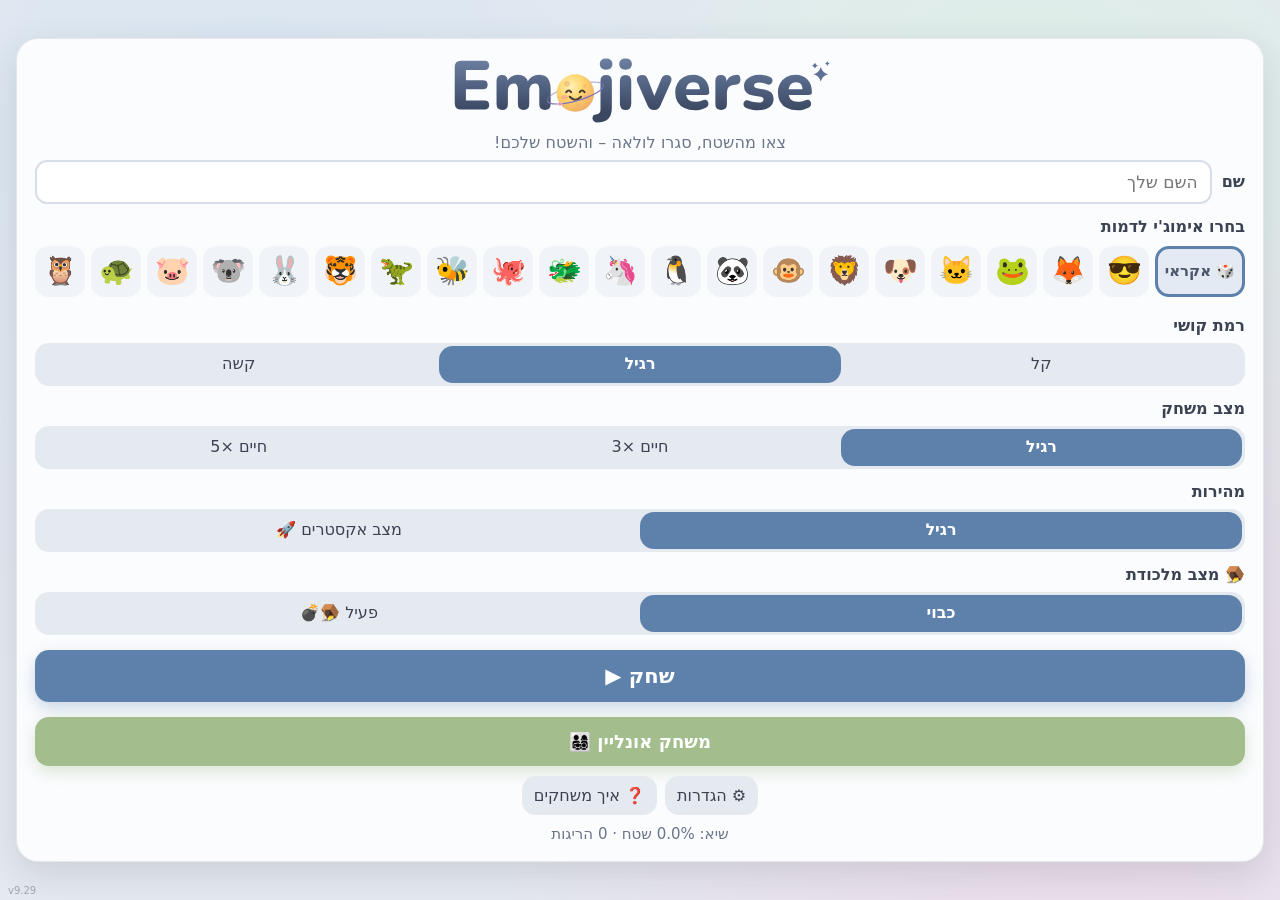
<file: index.html>
<!doctype html>
<html lang="he" dir="rtl">
<head>
<meta charset="utf-8">
<meta name="viewport" content="width=device-width,initial-scale=1,maximum-scale=1,user-scalable=no,viewport-fit=cover">
<meta name="theme-color" content="#e5e9f0">
<meta name="description" content="Emojiverse – משחק כיבוש שטח עם אימוג'י, עובד בלי אינטרנט, בלי פרסומות">
<meta name="flypod" content="none">
<meta http-equiv="Content-Security-Policy" content="default-src 'self'; img-src 'self' data: blob:; style-src 'self'; script-src 'self'; connect-src 'self' https://0.peerjs.com wss://0.peerjs.com https://emojiverse.metered.live; manifest-src 'self'; worker-src 'self'">
<meta name="mobile-web-app-capable" content="yes">
<meta name="apple-mobile-web-app-capable" content="yes">
<title>Emojiverse</title>
<meta name="apple-mobile-web-app-title" content="Emojiverse">
<meta name="application-name" content="Emojiverse">
<link rel="manifest" href="manifest.webmanifest">
<link rel="icon" href="icons/icon-192.png">
<link rel="apple-touch-icon" href="icons/icon-192.png">
<link rel="stylesheet" href="style.css?v=20261127191114">
</head>
<body>
<div id="bootFail" class="hidden"><div class="bootcard"><b>הדפדפן לא נתמך – פתחו ב-Chrome</b><p>אם פתחתם מוואטסאפ: ⋮ ← „פתח בדפדפן“ / Chrome. אם זה עדיין תקוע – עדכנו את Chrome ו-Android System WebView.</p><pre id="bootErr"></pre></div></div>
<button id="updToast" class="updtoast hidden">גרסה חדשה – לחץ לעדכון</button>
<div id="diagBox" class="hidden"><b>אבחון</b> <small>(לחצו לסגירה)</small><pre id="diagText"></pre></div>
<noscript><div class="bootfail"><div class="bootcard"><b>הדפדפן לא נתמך – פתחו ב-Chrome</b><p>צריך JavaScript כדי לשחק.</p></div></div></noscript>
<canvas id="game"></canvas>

<!-- HUD -->
<div id="hud" class="hidden">
  <div id="stats"><img id="hudAvatar" alt=""><div><b id="pct">0.0%</b><span id="kills">⚔️ 0</span><span id="myLives" class="hidden"></span></div></div>
  <ol id="board"></ol>
  <button id="pauseBtn" class="iconbtn" aria-label="השהה">❚❚</button>
  <canvas id="minimap" width="110" height="110"></canvas>
  <div id="feed"></div>
  <div id="packFx" class="hidden"><span id="packFxIcon"></span> <span id="packFxName"></span> <span id="packFxSec"></span></div>
  <div id="timer" class="hidden">3:00</div>
  <div id="lifeMsg" class="hidden"></div>
  <button id="itemBtn" class="hidden" type="button" aria-label="הטל מלכודת"><span id="itemIcon">🪤</span><span id="itemN" class="hidden">2</span></button>
  <button id="bombBtn" class="hidden" type="button" aria-label="הטל פצצה"><span id="bombIcon">💣</span><span id="bombN" class="hidden">2</span></button>
</div>
<div id="joyBase" class="hidden"><div id="joyKnob"></div></div>

<!-- תפריט ראשי -->
<section id="menu" class="screen">
  <div id="verTag" class="vertag" dir="ltr"></div>
  <div class="card">
    <h1 class="logo" dir="ltr" aria-label="Emojiverse"><!--LOGO--><svg class="logosvg" xmlns="http://www.w3.org/2000/svg" viewBox="0 0 5555 985" aria-hidden="true" focusable="false"><defs><linearGradient id="evT" gradientUnits="userSpaceOnUse" x1="0" y1="40" x2="0" y2="800"><stop offset="0" stop-color="#6c7fa0"/><stop offset=".55" stop-color="#4f5f7e"/><stop offset="1" stop-color="#3b4760"/></linearGradient><radialGradient id="evP" cx=".38" cy=".32" r=".75"><stop offset="0" stop-color="#fff1b8"/><stop offset=".45" stop-color="#ffd66e"/><stop offset="1" stop-color="#eda863"/></radialGradient></defs><g fill="url(#evT)"><path d="M185.9 760.0Q142.9 760.0 120.2 737.2Q97.4 714.5 97.4 671.5V143.4Q97.4 100.4 120.2 77.7Q142.9 55.0 185.9 55.0H530.0Q562.7 55.0 579.7 71.8Q596.8 88.6 596.8 120.2Q596.8 152.3 579.7 169.4Q562.7 186.5 530.0 186.5H259.5V336.2H507.6Q540.7 336.2 557.5 353.0Q574.3 369.8 574.3 402.0Q574.3 434.1 557.5 450.9Q540.7 467.7 507.6 467.7H259.5V628.4H530.0Q562.7 628.4 579.7 645.2Q596.8 662.1 596.8 694.2Q596.8 726.3 579.7 743.1Q562.7 760.0 530.0 760.0Z"/><path d="M784.9 768.9Q745.4 768.9 724.2 747.4Q703.0 725.9 703.0 685.4V342.6Q703.0 302.1 724.0 280.9Q745.0 259.6 783.5 259.6Q822.0 259.6 842.7 280.9Q863.5 302.1 863.5 342.6V401.8L852.5 357.5Q873.0 312.3 914.7 285.0Q956.5 257.6 1013.6 257.6Q1068.7 257.6 1107.0 284.2Q1145.2 310.8 1162.1 365.4H1148.1Q1170.5 315.3 1216.3 286.5Q1262.0 257.6 1319.7 257.6Q1376.6 257.6 1413.6 280.3Q1450.6 303.0 1468.8 349.5Q1487.0 395.9 1487.0 467.2V685.4Q1487.0 725.9 1465.5 747.4Q1444.0 768.9 1404.5 768.9Q1365.0 768.9 1343.8 747.4Q1322.5 725.9 1322.5 685.4V472.2Q1322.5 425.7 1308.3 404.9Q1294.1 384.2 1260.1 384.2Q1220.6 384.2 1198.8 412.3Q1177.0 440.3 1177.0 492.3V685.4Q1177.0 725.9 1155.7 747.4Q1134.5 768.9 1095.0 768.9Q1055.5 768.9 1034.0 747.4Q1012.5 725.9 1012.5 685.4V472.2Q1012.5 425.7 998.3 404.9Q984.0 384.2 950.6 384.2Q911.1 384.2 889.3 412.3Q867.5 440.3 867.5 492.3V685.4Q867.5 768.9 784.9 768.9Z"/><path d="M2167.3 947.5Q2138.6 948.6 2121.3 937.5Q2104.0 926.3 2097.5 909.8Q2091.0 893.2 2094.0 875.6Q2097.0 858.1 2109.1 845.4Q2121.2 832.8 2140.5 831.3Q2176.5 828.2 2192.7 811.3Q2208.9 794.3 2208.9 759.8V342.6Q2208.9 302.1 2230.4 280.9Q2251.9 259.6 2291.4 259.6Q2330.9 259.6 2352.2 280.9Q2373.4 302.1 2373.4 342.6V744.1Q2373.4 810.4 2351.2 854.8Q2329.1 899.1 2283.8 922.0Q2238.5 944.9 2167.3 947.5ZM2290.4 183.8Q2245.9 183.8 2221.9 162.7Q2197.9 141.7 2197.9 103.0Q2197.9 63.9 2221.9 43.1Q2245.9 22.3 2290.4 22.3Q2335.5 22.3 2359.2 43.1Q2383.0 63.9 2383.0 103.0Q2383.0 141.7 2359.2 162.7Q2335.5 183.8 2290.4 183.8Z"/><path d="M2571.9 768.4Q2532.4 768.4 2511.2 745.1Q2490.0 721.9 2490.0 679.0V349.6Q2490.0 306.1 2511.2 283.1Q2532.4 260.1 2571.9 260.1Q2611.5 260.1 2633.0 283.1Q2654.5 306.1 2654.5 349.6V679.0Q2654.5 721.9 2633.5 745.1Q2612.5 768.4 2571.9 768.4ZM2571.9 183.8Q2527.4 183.8 2503.4 162.7Q2479.4 141.7 2479.4 103.0Q2479.4 63.9 2503.4 43.1Q2527.4 22.3 2571.9 22.3Q2617.0 22.3 2640.7 43.1Q2664.5 63.9 2664.5 103.0Q2664.5 141.7 2640.7 162.7Q2617.0 183.8 2571.9 183.8Z"/><path d="M2984.2 768.9Q2952.0 768.9 2928.8 752.6Q2905.5 736.2 2890.7 703.1L2744.0 365.5Q2732.2 337.3 2735.9 313.3Q2739.6 289.3 2759.6 274.5Q2779.6 259.6 2814.7 259.6Q2844.4 259.6 2862.7 273.2Q2880.9 286.8 2895.7 325.8L3005.0 605.2H2972.2L3086.4 324.3Q3101.2 287.3 3120.0 273.5Q3138.8 259.6 3171.0 259.6Q3198.7 259.6 3215.7 274.5Q3232.8 289.3 3236.7 313.0Q3240.7 336.8 3227.8 364.9L3077.7 703.5Q3063.4 736.7 3040.3 752.8Q3017.3 768.9 2984.2 768.9Z"/><path d="M3576.4 770.9Q3488.2 770.9 3424.1 739.4Q3360.1 708.0 3325.7 650.2Q3291.3 592.5 3291.3 514.0Q3291.3 438.0 3324.2 380.6Q3357.1 323.1 3415.0 290.4Q3472.9 257.6 3546.8 257.6Q3601.1 257.6 3645.0 275.3Q3688.9 293.0 3720.3 326.0Q3751.7 359.0 3768.2 405.6Q3784.6 452.3 3784.6 510.3Q3784.6 529.7 3773.1 539.2Q3761.5 548.7 3738.0 548.7H3428.0V467.7H3664.7L3649.2 480.8Q3649.2 441.9 3638.1 416.6Q3627.0 391.3 3606.0 378.4Q3585.0 365.5 3554.1 365.5Q3520.2 365.5 3495.7 381.2Q3471.2 396.8 3458.3 426.9Q3445.5 456.9 3445.5 500.7V508.6Q3445.5 582.5 3478.7 615.6Q3512.0 648.8 3580.3 648.8Q3603.5 648.8 3633.1 643.2Q3662.8 637.7 3689.4 626.0Q3714.2 615.4 3732.6 620.5Q3750.9 625.5 3761.2 639.6Q3771.4 653.6 3772.7 672.2Q3773.9 690.7 3764.3 708.1Q3754.7 725.5 3732.9 736.0Q3698.3 753.7 3657.4 762.3Q3616.4 770.9 3576.4 770.9Z"/><path d="M3957.4 768.9Q3916.4 768.9 3894.7 747.4Q3873.0 725.9 3873.0 685.4V342.6Q3873.0 302.1 3894.0 280.9Q3915.0 259.6 3953.5 259.6Q3992.0 259.6 4012.7 280.9Q4033.5 302.1 4033.5 342.6V389.0H4023.5Q4034.2 329.0 4075.7 294.9Q4117.1 260.8 4180.8 257.6Q4207.6 256.6 4221.5 271.5Q4235.4 286.3 4236.5 323.8Q4237.5 357.3 4222.8 376.9Q4208.1 396.4 4170.2 400.4L4147.2 402.4Q4092.4 407.4 4066.4 433.7Q4040.4 459.9 4040.4 510.3V685.4Q4040.4 725.9 4019.2 747.4Q3997.9 768.9 3957.4 768.9Z"/><path d="M4494.3 770.9Q4449.9 770.9 4404.0 763.6Q4358.1 756.2 4320.6 738.5Q4298.0 728.5 4288.4 712.2Q4278.8 695.8 4279.5 678.3Q4280.3 660.7 4290.3 646.7Q4300.2 632.6 4316.8 627.0Q4333.4 621.4 4354.1 629.4Q4395.1 645.5 4429.1 652.3Q4463.2 659.1 4494.8 659.1Q4534.7 659.1 4552.7 646.9Q4570.8 634.7 4570.8 615.3Q4570.8 598.0 4558.8 589.1Q4546.9 580.1 4525.0 576.5L4416.9 558.0Q4354.9 546.9 4321.2 512.5Q4287.5 478.0 4287.5 422.7Q4287.5 371.8 4316.1 334.9Q4344.8 298.0 4395.3 277.8Q4445.9 257.6 4511.2 257.6Q4556.1 257.6 4593.4 265.2Q4630.8 272.8 4666.3 290.0Q4686.0 298.9 4694.2 314.8Q4702.3 330.6 4700.0 348.2Q4697.7 365.7 4687.5 379.8Q4677.3 393.8 4660.5 398.7Q4643.7 403.6 4621.9 395.1Q4589.5 381.5 4563.1 375.5Q4536.8 369.4 4513.6 369.4Q4470.3 369.4 4451.8 381.9Q4433.3 394.4 4433.3 414.3Q4433.3 428.6 4443.8 438.8Q4454.2 449.0 4475.6 452.6L4583.7 471.1Q4648.2 482.1 4682.4 515.1Q4716.6 548.1 4716.6 604.4Q4716.6 683.1 4655.8 727.0Q4595.0 770.9 4494.3 770.9Z"/><path d="M5063.4 770.9Q4975.2 770.9 4911.1 739.4Q4847.1 708.0 4812.7 650.2Q4778.3 592.5 4778.3 514.0Q4778.3 438.0 4811.2 380.6Q4844.1 323.1 4902.0 290.4Q4959.9 257.6 5033.8 257.6Q5088.1 257.6 5132.0 275.3Q5175.9 293.0 5207.3 326.0Q5238.7 359.0 5255.2 405.6Q5271.6 452.3 5271.6 510.3Q5271.6 529.7 5260.1 539.2Q5248.5 548.7 5225.0 548.7H4915.0V467.7H5151.7L5136.2 480.8Q5136.2 441.9 5125.1 416.6Q5114.0 391.3 5093.0 378.4Q5072.0 365.5 5041.1 365.5Q5007.2 365.5 4982.7 381.2Q4958.2 396.8 4945.3 426.9Q4932.5 456.9 4932.5 500.7V508.6Q4932.5 582.5 4965.7 615.6Q4999.0 648.8 5067.3 648.8Q5090.5 648.8 5120.1 643.2Q5149.8 637.7 5176.4 626.0Q5201.2 615.4 5219.6 620.5Q5237.9 625.5 5248.2 639.6Q5258.4 653.6 5259.7 672.2Q5260.9 690.7 5251.3 708.1Q5241.7 725.5 5219.9 736.0Q5185.3 753.7 5144.4 762.3Q5103.4 770.9 5063.4 770.9Z"/></g><g fill="none" stroke="#7d74b4" stroke-width="17" stroke-linecap="round" transform="rotate(-16 1845.5 522)"><path d="M1425.4 522A420.1 113.8 0 0 1 2265.6 522" opacity=".55"/></g><circle cx="1845.5" cy="522" r="271" fill="url(#evP)"/><g fill="#e9b26f" opacity=".55"><circle cx="1723.5" cy="386.5" r="43.4"/><circle cx="1981" cy="419" r="27.1"/><circle cx="1878" cy="690" r="32.5"/></g><g fill="#f59a9a" opacity=".6"><ellipse cx="1688.3" cy="581.6" rx="46.1" ry="29.8"/><ellipse cx="2002.7" cy="581.6" rx="46.1" ry="29.8"/></g><g fill="none" stroke="#4a3b35" stroke-width="29.8" stroke-linecap="round"><path d="M1712.7 508.4q35.2 -46.1 70.5 0"/><path d="M1907.8 508.4q35.2 -46.1 70.5 0"/><path d="M1764.2 576.2q81.3 86.7 162.6 0"/></g><g fill="none" stroke="#7d74b4" stroke-width="17" stroke-linecap="round" transform="rotate(-16 1845.5 522)"><path d="M2265.6 522A420.1 113.8 0 0 1 1425.4 522"/></g><circle cx="1621.6" cy="679.5" r="27" fill="#f27fa8" stroke="#fff" stroke-width="7"/><path fill="#5d7096" d="M5400 145Q5423.1 226.9 5505 250Q5423.1 273.1 5400 355Q5376.9 273.1 5295 250Q5376.9 226.9 5400 145ZM5315 83Q5324.2 115.8 5357 125Q5324.2 134.2 5315 167Q5305.8 134.2 5273 125Q5305.8 115.8 5315 83ZM5495 61Q5502.5 87.5 5529 95Q5502.5 102.5 5495 129Q5487.5 102.5 5461 95Q5487.5 87.5 5495 61Z"/></svg><!--/LOGO--></h1>
    <p class="sub">צאו מהשטח, סגרו לולאה – והשטח שלכם!</p>
    <div class="col">
    <label class="field">שם<input id="nameInput" maxlength="12" placeholder="השם שלך"></label>
    <div class="label">בחרו אימוג'י לדמות</div>
    <div id="avatarPick"></div>
    <div class="label">רמת קושי</div>
    <div class="seg" id="diffSeg">
      <button data-v="easy">קל</button><button data-v="normal">רגיל</button><button data-v="hard">קשה</button>
    </div>
    <div class="label">מצב משחק</div>
    <div class="seg" id="soloModeSeg"><button data-v="normal">רגיל</button><button data-v="3">חיים ×3</button><button data-v="5">חיים ×5</button></div>
    <div class="label">מהירות</div>
    <div class="seg" id="speedSeg"><button data-v="normal">רגיל</button><button data-v="fast">מצב אקסטרים 🚀</button></div>
    <div class="label">🪤 מצב מלכודת</div>
    <div class="seg" id="trapSeg"><button data-v="off">כבוי</button><button data-v="on">פעיל 🪤💣</button></div>
    </div>
    <div class="col">
    <button id="playBtn" class="primary">שחק ▶</button>
    <button id="onlineBtn" class="primary family">משחק אונליין 👨‍👩‍👧‍👦</button>
    <div class="row">
      <button id="settingsBtn">⚙️ הגדרות</button>
      <button id="helpBtn">❓ איך משחקים</button>
      <button id="installBtn" class="hidden">📲 התקן</button>
    </div>
    <div id="best" class="best"></div>
    </div>
  </div>
</section>

<!-- הגדרות -->
<section id="settings" class="screen hidden">
  <div class="card">
    <h2>הגדרות</h2>
    <div class="col">
    <div class="label">מספר יריבים</div>
    <div class="seg" id="botsSeg"><button data-v="0">בלי בוטים</button><button data-v="5">5</button><button data-v="6">6</button><button data-v="7">7</button><button data-v="8">8</button></div>
    <div class="label">גודל מפה</div>
    <div class="seg" id="sizeSeg"><button data-v="80">קטנה</button><button data-v="100">בינונית</button><button data-v="130">גדולה</button></div>
    <div class="label">קצב פריימים (חיסכון בסוללה)</div>
    <div class="seg" id="fpsSeg"><button data-v="30">30 (חסכוני)</button><button data-v="60">60 (חלק)</button></div>
    <div class="label">איכות תצוגה</div>
    <div class="seg" id="dprSeg"><button data-v="1">חסכונית</button><button data-v="2">חדה</button></div>
    </div>
    <div class="col">
    <div class="label">רגישות שליטה</div>
    <div class="seg" id="sensSeg"><button data-v="low">נמוכה</button><button data-v="medium">בינונית</button><button data-v="high">גבוהה</button></div>
    <div class="label">אפקטים</div>
    <div class="seg" id="fxSeg"><button data-v="full">מלא</button><button data-v="reduced">מופחת</button><button data-v="off">כבוי</button></div>
    <div class="label">שיטת שליטה</div>
    <div class="seg" id="ctrlSeg"><button data-v="point">הצבעה</button><button data-v="drag">גרירה</button><button data-v="joy">ג'ויסטיק</button></div>
    <div class="checks"><label class="check"><input type="checkbox" id="miniChk"> מפה קטנה</label>
    <label class="check"><input type="checkbox" id="vibChk"> רטט</label></div>
    <button id="settingsBack" class="primary">שמור וחזור</button>
    <button id="resetBest" class="danger">איפוס שיאים</button>
    </div>
  </div>
</section>

<!-- עזרה -->
<section id="help" class="screen hidden">
  <div class="card">
    <h2>איך משחקים ב-<span dir="ltr">Emojiverse</span></h2>
    <ul class="help">
      <li>הדמות שלך זזה כל הזמן. מחוץ לשטח שלך היא משאירה שובל.</li>
      <li>חוזרים לשטח שלך – וכל מה שהשובל הקיף נכבש.</li>
      <li>אם מישהו נוגע בשובל שלך – נפסלת. נגעת בשובל של יריב – הוא נפסל.</li>
      <li>אסור לגעת בשובל של עצמך. למפה אין קצוות: יוצאים מצד אחד – ונכנסים מהצד השני.</li>
      <li>מי שבתוך לולאה שנסגרה – נכלא ונפסל, גם פולש שכל השובל שלו נבלע בשטח.</li>
      <li>אפקטים: לכל סוג פסילה אפקט משלו, ולכיבוש גדול של שטח תפוס יש גל צבע ו"+%". אפשר להפחית או לכבות בהגדרות.</li>
      <li>ראש בראש: מי שבתוך השטח שלו שורד; מחוץ לשטח – בעל השובל הארוך נפסל.</li>
      <li><b>מצב חיים:</b> כל פסילה מורידה ❤️ אחד; חוזרים עם הגנה קצרה (הבהוב). בלי חיים – בחוץ. האחרון שנשאר מנצח. ❤️ במפה = חיים נוספים. <b>מצב אקסטרים 🚀:</b> כל הדמויות זזות מהר יותר.</li>
      <li><b>מצב מלכודת 🪤:</b> בקופסאות יש גם 🪤 ו־💣. במפה יש גם 🪤 ו־💣 לאיסוף (מעבר לקופסאות). אפשר להחזיק מלכודות ופצצות יחד (כל סוג נערם עד 9), עם שני כפתורים נפרדים. 🪤 פוסלת מי שעולה עליה, 💣 מתפוצצת אחרי 3 שניות ופוסלת מי שהראש או השובל שלו בטווח – ברחו! במקלדת: רווח מטיל 🪤 (אם אין מלכודת – 💣), B מטיל 💣.</li>
      <li><b>טלפון:</b> נוגעים במסך בכיוון שאליו רוצים לנוע – הדמות (במרכז המסך) פונה אל האצבע. אפשר להחליק את האצבע כדי לנווט; כשמרימים, הכיוון נשמר. (גרירה או ג'ויסטיק – בהגדרות.)</li>
      <li><b>מקלדת:</b> חיצים לכיוון (גם באלכסון), A/D לסיבוב, ‏P/Esc להשהיה. במצב מלכודת: רווח מטיל 🪤 (אם אין – 💣), B מטיל 💣.</li>
    </ul>
    <button id="helpBack" class="primary">הבנתי</button>
  </div>
</section>

<!-- השהיה -->
<section id="paused" class="screen hidden">
  <div class="card small">
    <h2>מושהה</h2>
    <button id="resumeBtn" class="primary">המשך ▶</button>
    <button id="quitBtn">לתפריט</button>
  </div>
</section>

<!-- סוף משחק -->
<section id="over" class="screen hidden">
  <div class="card small" id="overCard">
    <img id="overAvatar" class="bigav" alt="">
    <h2 id="overTitle">נפסלת!</h2>
    <p id="overReason" class="sub"></p>
    <div class="results">
      <div><span>שטח מקסימלי</span><b id="overPct">0%</b></div>
      <div><span>הריגות</span><b id="overKills">0</b></div>
    </div>
    <div id="overBest" class="best"></div>
    <button id="againBtn" class="primary">שחק שוב ↻</button>
    <button id="menuBtn">לתפריט</button>
  </div>
</section>

<!-- אונליין: פתיחה/הצטרפות -->
<section id="online" class="screen hidden">
  <div class="card small">
    <h2>משחק אונליין</h2>
    <p class="sub">טלפון אחד פותח חדר, וכל השאר מצטרפים עם הקוד או הקישור. צריך אינטרנט.</p>
    <button id="hostBtn" class="primary">פתח חדר 🏠</button>
    <div class="label">או הצטרפו לחדר קיים</div>
    <div class="joinrow"><input id="codeInput" maxlength="4" placeholder="קוד חדר" autocomplete="off" autocapitalize="off" autocorrect="off" spellcheck="false" inputmode="numeric" dir="ltr"><button id="joinBtn">הצטרף לחדר</button></div>
    <p id="onlineMsg" class="netmsg" role="status"></p>
    <button id="retryBtn" class="hidden">🔄 נסו שוב</button>
    <button id="onlineBack">חזרה</button>
  </div>
</section>

<!-- לובי -->
<section id="lobby" class="screen hidden">
  <div class="card">
    <h2>חדר <span id="roomCode" dir="ltr" class="code"></span></h2>
    <div class="col">
    <div id="shareBox">
      <input id="shareLink" readonly dir="ltr" aria-label="קישור לחדר">
      <div class="row"><button id="shareBtn">📤 שיתוף</button><a id="waLink" class="btnlink" target="_blank" rel="noopener">וואטסאפ</a></div>
    </div>
    <label class="field">השם שלך<input id="lobbyName" maxlength="12" placeholder="השם שלך"></label>
    <div class="label">בחרו אימוג׳י (כל אימוג׳י – לשחקן אחד)</div>
    <div id="lobbyAvatars" class="avgrid"></div>
    <div class="label">שחקנים בחדר <span id="lobbyCount"></span></div>
    <ul id="lobbyPlayers"></ul>
    </div>
    <div class="col">
    <div id="hostCfg" class="cfg">
      <div class="label">בוטים</div>
      <div class="seg" id="mpBotsSeg"><button data-v="0">בלי בוטים</button><button data-v="1">1</button><button data-v="2">2</button><button data-v="3">3</button><button data-v="4">4</button><button data-v="6">6</button></div>
      <div class="label">רמת הבוטים</div>
      <div class="seg" id="mpDiffSeg"><button data-v="easy">קל</button><button data-v="normal">רגיל</button><button data-v="hard">קשה</button></div>
      <div class="label">מצב משחק</div>
      <div class="seg" id="mpModeSeg"><button data-v="rounds">סיבובים</button><button data-v="lives">חיים ❤️</button></div>
      <div class="label">מהירות</div>
      <div class="seg" id="mpSpeedSeg"><button data-v="normal">רגיל</button><button data-v="fast">מצב אקסטרים 🚀</button></div>
      <div class="label">🪤 מצב מלכודת</div>
      <div class="seg" id="mpTrapSeg"><button data-v="off">כבוי</button><button data-v="on">פעיל 🪤💣</button></div>
      <div class="label" id="mpTimeLabel">אורך סיבוב</div>
      <div class="seg" id="mpTimeSeg"><button data-v="2">2 דק'</button><button data-v="3">3 דק'</button><button data-v="5">5 דק'</button></div>
      <div class="label hidden" id="mpLivesLabel">חיים</div>
      <div class="seg hidden" id="mpLivesSeg"><button data-v="3">3 ❤️</button><button data-v="5">5 ❤️</button></div>
    </div>
    <button id="startBtn" class="primary">התחל ▶</button>
    <p id="startHint" class="sub"></p>
    <p id="waitHost" class="sub">מחכים שהמארח יתחיל…</p>
    <p id="lobbyMsg" class="sub"></p>
    <button id="leaveBtn">יציאה מהחדר</button>
    </div>
  </div>
</section>

<!-- תוצאות סיבוב -->
<section id="results" class="screen hidden">
  <div class="card small">
    <h2>סוף הסיבוב ב-<span dir="ltr">Emojiverse</span> 🏁<span id="roundTag"></span></h2>
    <p id="winnerLine" class="winner hidden"></p>
    <div id="awardsRow" class="awards-row"></div>
    <ol id="rankList"></ol>
    <button id="againRoundBtn" class="primary">עוד סיבוב ↻</button>
    <button id="toLobbyBtn">ללובי</button>
    <p id="resultsWait" class="sub">מחכים שהמארח יתחיל סיבוב נוסף…</p>
    <button id="resultsLeave">יציאה</button>
  </div>
</section>

<!-- הודעת רשת -->
<section id="netmsg" class="screen hidden">
  <div class="card small">
    <h2 id="netTitle"></h2>
    <p id="netText" class="sub"></p>
    <button id="netOk" class="primary">אישור</button>
  </div>
</section>

<script src="js/version.js?v=20261127191114"></script>
<script src="js/boot.js?v=20261127191114"></script>
<script src="js/game.js?v=20261127191114"></script>
<script src="js/ai.js?v=20261127191114"></script>
<script src="js/terrain.js?v=20261127191114"></script>
<script src="js/input.js?v=20261127191114"></script>
<script src="js/avatars.js?v=20261127191114"></script>
<script src="js/emoji.js?v=20261127191114"></script>
<script src="js/fx.js?v=20261127191114"></script>
<script src="js/pits.js?v=20261127191114"></script>
<script src="js/packs.js?v=20261127191114"></script>
<script src="js/items.js?v=20261127191114"></script>
<script src="js/net.js?v=20261127191114"></script>
<script src="js/awards.js?v=20261127191114"></script>
<script src="js/lives.js?v=20261127191114"></script>
<script src="js/main.js?v=20261127191114"></script>
<script src="js/mp.js?v=20261127191114"></script>
</body>
</html>
</file>
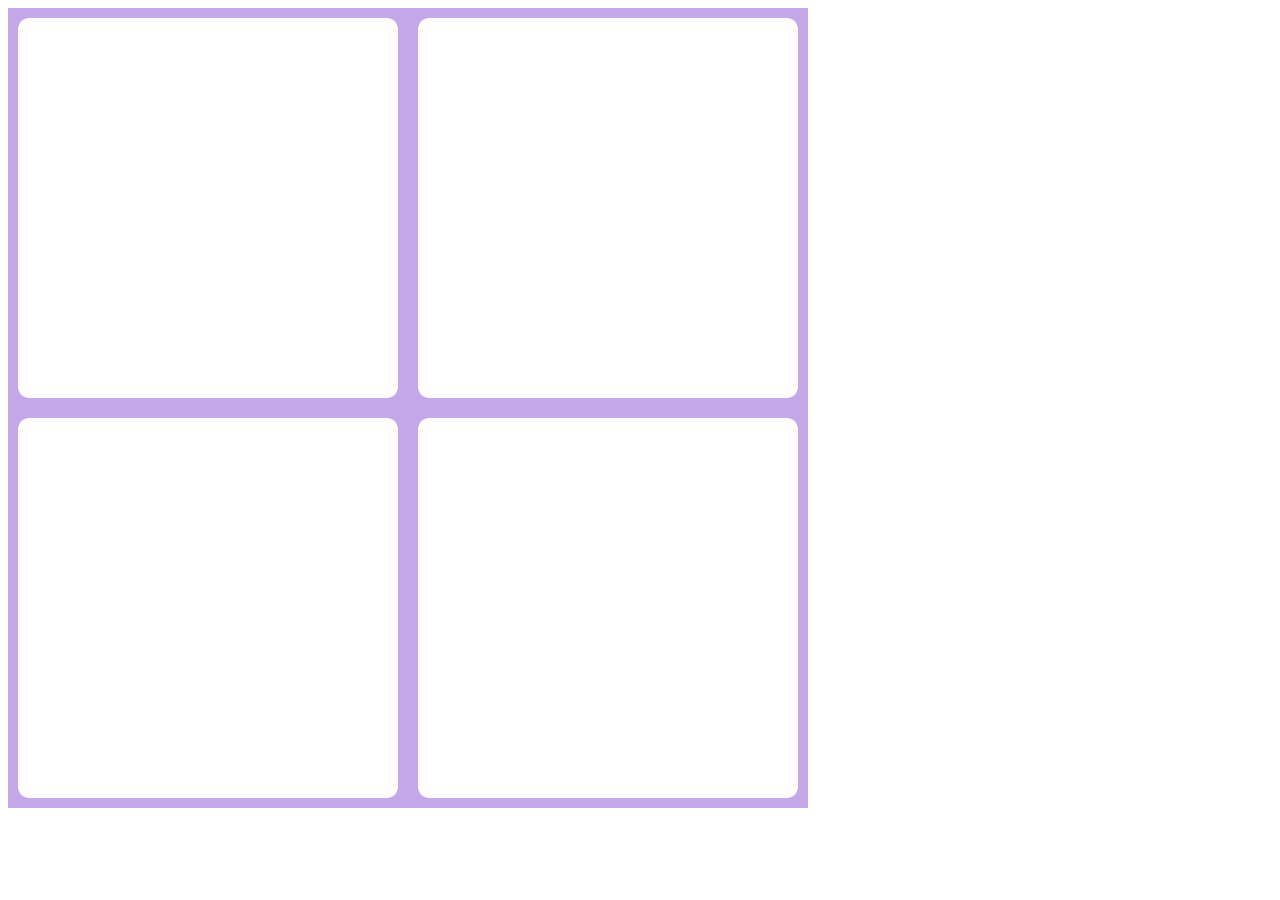
<file: test/cross_debug.html>
<!DOCTYPE html><body><canvas id="c" width="800" height="800"></canvas>
<script src="../js/game.js"></script><script src="../js/terrain.js"></script>
<script>
(function(){
  function rect(g,id,x0,y0,x1,y1){for(var y=y0;y<y1;y+=g.CELL)for(var x=x0;x<x1;x+=g.CELL)g.setOwner(g.cellAt(x+.01,y+.01),id);}
  var g=new Game({size:40}); var me=g.addPlayer({});
  g.spawn(me,{x:20,y:20});
  for(var i=0;i<g.owner.length;i++) if(g.owner[i]===me.id) g.setOwner(i,0);
  rect(g,me.id,19,0,21,40); rect(g,me.id,0,19,40,21);
  var path=Terrain.build(g.owner,g.G,g.CELL,me.id);
  var cv=document.getElementById('c'); var ctx=cv.getContext('2d',{alpha:false});
  // 1 world unit = 10px, origin at canvas (200,200) so negative loop coords are visible
  ctx.fillStyle='#ffffff'; ctx.fillRect(0,0,800,800);
  ctx.setTransform(10,0,0,10,200,200);
  ctx.fillStyle='#c4a8e8'; ctx.fill(path.fill,'evenodd');
  function rgb(wx,wy){var d=ctx.getImageData(Math.round(wx*10+200),Math.round(wy*10+200),1,1).data; return [d[0],d[1],d[2]];}
  var c2=document.createElement('canvas').getContext('2d');
  window.__result={
    rgb_center:rgb(20,20), rgb_arm:rgb(20,5), rgb_hole:rgb(10,10), rgb_neg:rgb(-5,-5),
    pip_center:c2.isPointInPath(path.fill,20.25,20.25,'evenodd'),
    pip_hole:c2.isPointInPath(path.fill,10,10,'evenodd'),
    pip_arm:c2.isPointInPath(path.fill,20.25,5.25,'evenodd'),
    // how many samples in [0,40)^2 match ownership
    match:0, total:0
  };
  for(var y=0;y<40;y+=2) for(var x=0;x<40;x+=2){
    var own=g.ownerAt(x+0.25,y+0.25)===me.id;
    var pur=rgb(x+0.25,y+0.25)[0]<250;
    window.__result.total++; if(own===pur) window.__result.match++;
  }
})();
</script></body>
</file>
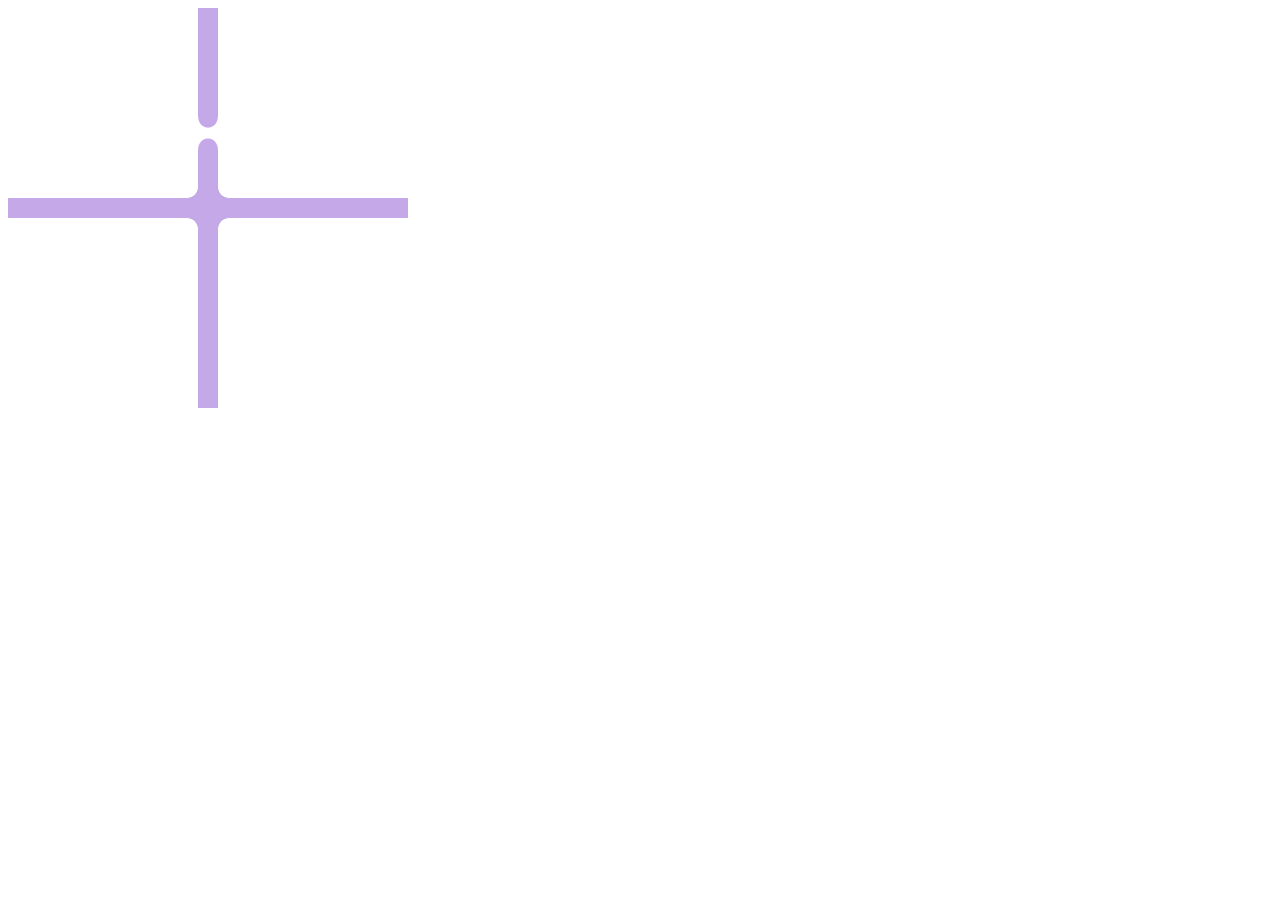
<file: test/cross_verify.html>
<!DOCTYPE html><body><canvas id="c" width="400" height="400"></canvas>
<script src="../js/game.js"></script><script src="../js/terrain.js"></script>
<script>
(function(){
  function rect(g,id,x0,y0,x1,y1){for(var y=y0;y<y1;y+=g.CELL)for(var x=x0;x<x1;x+=g.CELL)g.setOwner(g.cellAt(x+.01,y+.01),id);}
  function purple(ctx,x,y,S){var d=ctx.getImageData(Math.floor(x*S+S/2),Math.floor(y*S+S/2),1,1).data; return d[0]<250;}
  var g=new Game({size:40}); var me=g.addPlayer({}), bot=g.addPlayer({});
  g.spawn(me,{x:20,y:20}); g.spawn(bot,{x:5,y:5});
  for(var i=0;i<g.owner.length;i++) if(g.owner[i]===me.id) g.setOwner(i,0);
  rect(g,me.id,19,0,21,40); rect(g,me.id,0,19,40,21); rect(g,bot.id,2,2,10,10);
  var path=Terrain.build(g.owner,g.G,g.CELL,me.id);
  var ctx=document.getElementById('c').getContext('2d',{alpha:false}); var S=10;
  ctx.fillStyle='#fff'; ctx.fillRect(0,0,400,400);
  ctx.setTransform(S,0,0,S,0,0); ctx.fillStyle='#c4a8e8'; ctx.fill(path.fill,'evenodd');
  var match=0,total=0,falsePos=0,falseNeg=0;
  for(var y=0;y<40;y+=1) for(var x=0;x<40;x+=1){
    var own=g.ownerAt(x+0.25,y+0.25)===me.id, pur=purple(ctx,x+0.25,y+0.25,S);
    total++; if(own===pur) match++; else if(pur) falsePos++; else falseNeg++;
  }
  // blob
  var g2=new Game({size:40}); var p=g2.addPlayer({}); g2.spawn(p,{x:20,y:20}); rect(g2,p.id,15,15,25,25);
  var path2=Terrain.build(g2.owner,g2.G,g2.CELL,p.id);
  ctx.setTransform(1,0,0,1,0,0); ctx.fillStyle='#fff'; ctx.fillRect(0,0,400,400);
  ctx.setTransform(S,0,0,S,0,0); ctx.fillStyle='#c4a8e8'; ctx.fill(path2.fill,'evenodd');
  var blobOk=purple(ctx,20,20,S)&&!purple(ctx,5,5,S)&&purple(ctx,17,17,S);
  // V band
  var g3=new Game({size:40}); var q=g3.addPlayer({}); g3.spawn(q,{x:20,y:20});
  for(i=0;i<g3.owner.length;i++) if(g3.owner[i]===q.id) g3.setOwner(i,0); rect(g3,q.id,19,0,21,40);
  var path3=Terrain.build(g3.owner,g3.G,g3.CELL,q.id);
  ctx.setTransform(1,0,0,1,0,0); ctx.fillStyle='#fff'; ctx.fillRect(0,0,400,400);
  ctx.setTransform(S,0,0,S,0,0); ctx.fillStyle='#c4a8e8'; ctx.fill(path3.fill,'evenodd');
  var bandOk=purple(ctx,20,10,S)&&purple(ctx,20,30,S)&&!purple(ctx,5,5,S)&&!purple(ctx,30,20,S);
  // cross + 1-cell gap strip
  var g4=new Game({size:40}); var r=g4.addPlayer({}); g4.spawn(r,{x:20,y:20});
  for(i=0;i<g4.owner.length;i++) if(g4.owner[i]===r.id) g4.setOwner(i,0);
  rect(g4,r.id,19,0,21,40); rect(g4,r.id,0,19,40,21);
  // punch narrow horizontal gap in one arm segment (like screenshot white strip) - clear a thin world strip of V arm
  for(var x=19;x<21;x+=g4.CELL) for(var yy=12;yy<13;yy+=g4.CELL) g4.setOwner(g4.cellAt(x+0.01,yy+0.01),0);
  var path4=Terrain.build(g4.owner,g4.G,g4.CELL,r.id);
  ctx.setTransform(1,0,0,1,0,0); ctx.fillStyle='#fff'; ctx.fillRect(0,0,400,400);
  ctx.setTransform(S,0,0,S,0,0); ctx.fillStyle='#c4a8e8'; ctx.fill(path4.fill,'evenodd');
  var gapMatch=0,gapTot=0;
  for(y=0;y<40;y+=1) for(x=0;x<40;x+=1){ var o=g4.ownerAt(x+.25,y+.25)===r.id, pu=purple(ctx,x+.25,y+.25,S); gapTot++; if(o===pu) gapMatch++; }
  window.__result={match:match,total:total,pct:+(100*match/total).toFixed(1),falsePos:falsePos,falseNeg:falseNeg,blobOk:blobOk,bandOk:bandOk,gapPct:+(100*gapMatch/gapTot).toFixed(1)};
})();
</script></body>
</file>
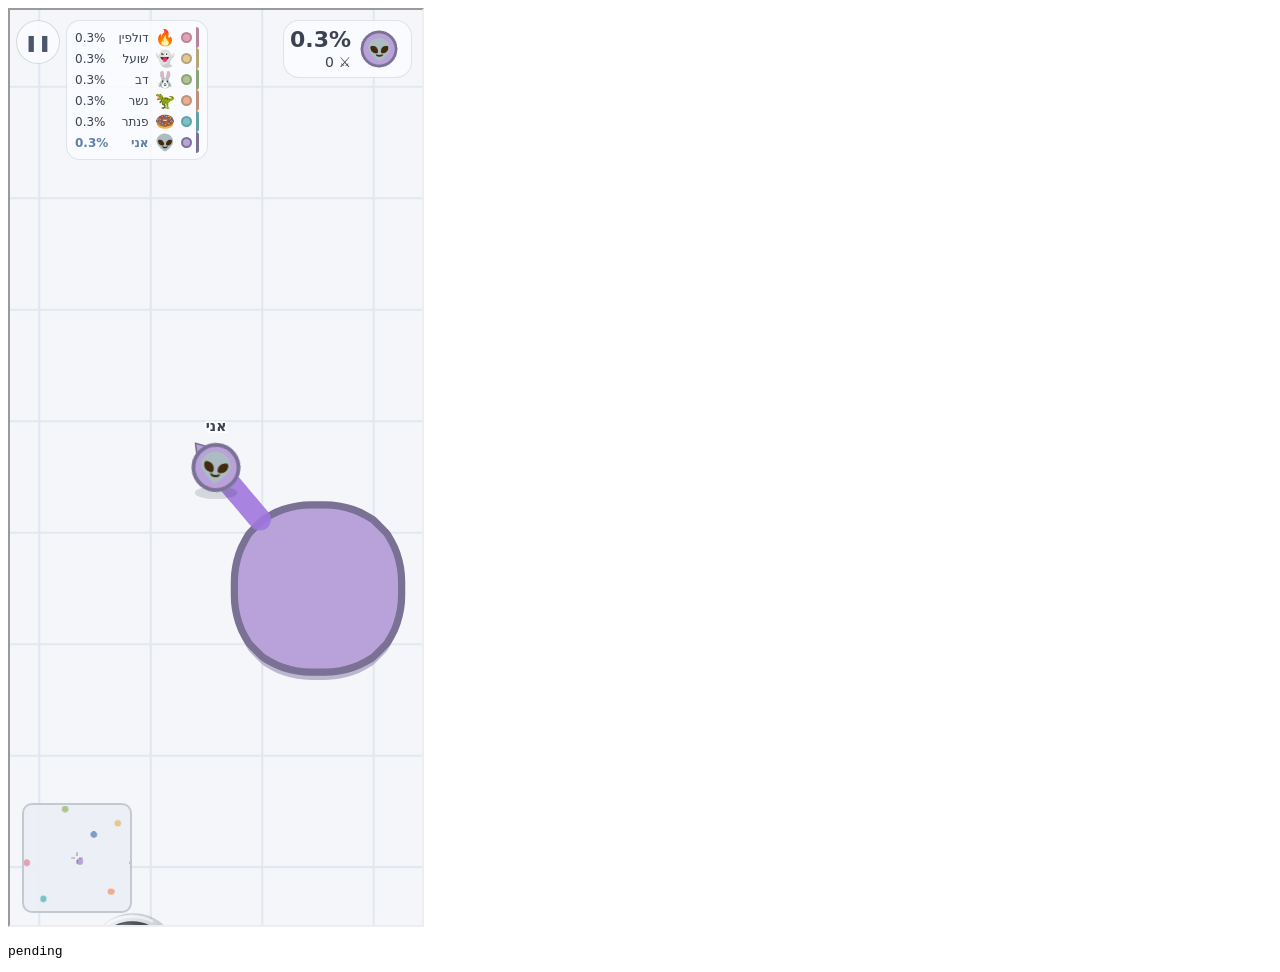
<file: test/oldengine.html>
<!doctype html><meta charset="utf-8"><title>old engine check</title>
<!-- בדיקת מנוע ישן: chrome-70 --headless --dump-dom http://127.0.0.1:PORT/test/oldengine.html -->
<iframe id="f" src="../index.html" width="412" height="915"></iframe><pre id="out">pending</pre>
<script src="oldengine.js"></script>
</file>
<file: style.css>
*{box-sizing:border-box;-webkit-tap-highlight-color:transparent}
html,body{margin:0;height:100%;overflow:hidden;background:#eceff4;color:#3b4252;font-family:system-ui,-apple-system,"Segoe UI",Roboto,Arial,sans-serif;touch-action:none;user-select:none;-webkit-user-select:none}
#game{position:fixed;inset:0;width:100%;height:100%;display:block}
.hidden{display:none!important}
.screen{position:fixed;inset:0;display:flex;align-items:center;justify-content:center;background:rgba(216,222,233,.78);padding:16px;overflow:auto;z-index:10}
#menu{background:radial-gradient(circle at 20% 15%,#d9e6f2 0,transparent 45%),radial-gradient(circle at 85% 85%,#ecdcea 0,transparent 45%),radial-gradient(circle at 80% 20%,#dcefe6 0,transparent 40%),#e5e9f0}
.card{background:#fbfcfe;color:#3b4252;border:1px solid rgba(76,86,106,.12);border-radius:22px;padding:20px 18px;width:100%;max-width:420px;box-shadow:0 12px 36px rgba(46,52,64,.14);text-align:center;max-height:100%;overflow:auto}
.card.small{max-width:340px}
h1{margin:0;font-size:48px;letter-spacing:1px;color:#4c566a}
h2{margin:4px 0 12px}
.sub{margin:4px 0 14px;color:#6b7589}
.label{font-weight:600;margin:12px 0 6px;text-align:start}
.field{display:flex;gap:10px;align-items:center;font-weight:600}
.field input{flex:1;font-size:17px;padding:10px 12px;border-radius:12px;border:2px solid #d8dee9;background:#fff;color:#3b4252;font-family:inherit}
button{font-family:inherit;font-size:16px;border:none;border-radius:14px;padding:11px 14px;background:#e5e9f0;color:#3b4252;cursor:pointer;margin:4px}
button:active{transform:scale(.97)}
.primary{display:block;width:100%;margin:14px 0 6px;font-size:21px;font-weight:700;padding:14px;background:#5e81ac;color:#fff;box-shadow:0 6px 16px rgba(94,129,172,.3)}
.danger{background:#f3e1e3;color:#a3505a;width:100%;margin:6px 0 0}
.row{display:flex;flex-wrap:wrap;justify-content:center}
.seg{display:flex;background:#e5e9f0;border-radius:14px;padding:3px}
.seg button{flex:1;margin:0;background:transparent;padding:9px 4px}
.seg button.on{background:#5e81ac;color:#fff;font-weight:700}
#avatarPick{display:grid;grid-template-columns:repeat(4,1fr);gap:8px}
#avatarPick button{margin:0;padding:4px;background:#f0f3f7;border:3px solid transparent;border-radius:16px;font-size:12px;color:#4c566a}
#avatarPick button.on{border-color:#5e81ac;background:#e3eaf3}
#avatarPick img{width:100%;aspect-ratio:1;display:block}
.check{display:flex;align-items:center;gap:10px;margin:12px 0 0;text-align:start}
.check input{width:22px;height:22px}
.best{margin-top:10px;color:#6b7589;font-size:15px}
.help{text-align:start;line-height:1.6;padding-inline-start:20px}
.results{display:flex;gap:10px;margin:8px 0}
.results div{flex:1;background:#f0f3f7;border-radius:14px;padding:10px;display:flex;flex-direction:column}
.results span{font-size:13px;color:#6b7589}.results b{font-size:26px}
.bigav{width:110px;height:110px}
#hud{position:fixed;inset:0;pointer-events:none;z-index:5;padding:env(safe-area-inset-top) env(safe-area-inset-right) 0 env(safe-area-inset-left)}
#stats{position:absolute;top:10px;right:10px;display:flex;align-items:center;gap:8px;background:rgba(251,252,254,.85);color:#3b4252;border:1px solid rgba(76,86,106,.15);border-radius:16px;padding:6px 12px 6px 6px}
#stats img{width:40px;height:40px}
#stats b{display:block;font-size:22px}#stats span{font-size:14px}
#board{position:absolute;top:10px;left:56px;margin:0;padding:6px 8px;list-style:none;background:rgba(251,252,254,.85);color:#3b4252;border:1px solid rgba(76,86,106,.15);border-radius:14px;font-size:12px;min-width:120px}
#board li{display:flex;align-items:center;gap:5px;padding:1px 0;white-space:nowrap}
#board li img{width:20px;height:20px}
#board li.me{color:#5e81ac;font-weight:800}
#board li .p{margin-inline-start:auto;padding-inline-start:8px}
.iconbtn{position:absolute;top:10px;left:6px;pointer-events:auto;width:44px;height:44px;border-radius:50%;background:rgba(251,252,254,.85);color:#4c566a;border:1px solid rgba(76,86,106,.2);font-size:16px;margin:0;padding:0}
#minimap{position:absolute;bottom:12px;left:12px;width:110px;height:110px;border-radius:10px;background:rgba(236,239,244,.9);border:2px solid rgba(76,86,106,.25)}
#feed{position:absolute;top:72px;right:10px;display:flex;flex-direction:column;gap:4px;align-items:flex-start}
#feed div{background:rgba(251,252,254,.9);color:#3b4252;border:1px solid rgba(76,86,106,.15);padding:4px 10px;border-radius:10px;font-size:14px}
#packFx{position:absolute;bottom:14px;right:12px;display:flex;align-items:center;gap:6px;background:rgba(251,252,254,.92);color:#3b4252;border:1px solid rgba(76,86,106,.2);border-radius:14px;padding:6px 12px;font-size:14px;font-weight:700}#packFx #packFxSec{font-variant-numeric:tabular-nums;color:#5e81ac;margin-inline-start:4px}
#joyBase{position:fixed;width:130px;height:130px;border-radius:50%;background:rgba(76,86,106,.08);border:2px solid rgba(76,86,106,.35);z-index:6;opacity:.55;pointer-events:none;transform:translate(-50%,-50%)}
#joyKnob{position:absolute;left:50%;top:50%;width:56px;height:56px;margin:-28px 0 0 -28px;border-radius:50%;background:rgba(94,129,172,.75)}
@media (max-height:500px){.card{padding:12px}h1{font-size:34px}#avatarPick{grid-template-columns:repeat(8,1fr)}}
#joyBase.active{opacity:1}
#game{touch-action:none}

/* אונליין */
.primary.family{background:#a3be8c;box-shadow:0 6px 16px rgba(163,190,140,.35);font-size:18px}
.joinrow{display:flex;gap:8px}.joinrow input{flex:1;font-size:22px;text-align:center;letter-spacing:4px;text-transform:uppercase;padding:10px;border-radius:12px;border:1px solid rgba(76,86,106,.25);min-width:0}.joinrow button{margin:0}
.netmsg{min-height:1.4em;color:#bf616a;font-weight:600}
.code{font-family:ui-monospace,monospace;letter-spacing:4px;background:#e5e9f0;padding:2px 10px;border-radius:10px}
#shareLink{width:100%;font-size:13px;padding:8px;border-radius:10px;border:1px solid rgba(76,86,106,.2);background:#f0f3f7;color:#4c566a}
.btnlink{display:inline-block;padding:10px 14px;border-radius:14px;background:#a3be8c;color:#fff;font-weight:700;text-decoration:none;margin:6px 0}
.avgrid{display:grid;grid-template-columns:repeat(4,1fr);gap:8px}
.avgrid button{margin:0;padding:4px;background:#f0f3f7;border:3px solid transparent;border-radius:16px;font-size:12px;color:#4c566a;overflow:hidden;text-overflow:ellipsis;white-space:nowrap}
.avgrid button.on{border-color:#5e81ac;background:#e3eaf3}
.avgrid button.taken{opacity:.45}
.avgrid img{width:100%;aspect-ratio:1;display:block}
#lobbyPlayers,#rankList{list-style:none;margin:0;padding:0;text-align:start}
#lobbyPlayers li,#rankList li{display:flex;align-items:center;gap:8px;padding:5px 8px;border-radius:12px;background:#f0f3f7;margin:4px 0}
#lobbyPlayers img,#rankList img{width:30px;height:30px}
#rankList li.me{background:#e3eaf3;font-weight:800;color:#5e81ac}
#rankList .p{margin-inline-start:auto}
#hostCfg.readonly .seg button{cursor:default}
#hostCfg.readonly .seg button:not(.on){opacity:.6}
#timer{position:absolute;bottom:14px;left:50%;transform:translateX(-50%);background:rgba(251,252,254,.9);color:#3b4252;border:1px solid rgba(76,86,106,.15);border-radius:12px;padding:3px 12px;font-weight:800;font-size:18px;font-variant-numeric:tabular-nums}

/* v6: בוחר אימוג'י */
#avatarPick,.avgrid{display:grid;grid-template-columns:repeat(6,1fr);gap:6px;max-height:228px;overflow:auto;padding:2px}
#avatarPick button.emo,.avgrid button.emo{margin:0;padding:6px 0;font-size:28px;line-height:1.15;background:#f0f3f7;border:3px solid transparent;border-radius:14px;font-family:"Samsung Color Emoji","Apple Color Emoji","Segoe UI Emoji","Noto Color Emoji",sans-serif}
#avatarPick button.emo.rnd,.avgrid button.emo.rnd{grid-column:span 2;font-size:16px;font-weight:700;color:#4c566a;font-family:inherit}
#avatarPick button.emo.on,.avgrid button.emo.on{border-color:#5e81ac;background:#e3eaf3}
#avatarPick button.emo.taken,.avgrid button.emo.taken{opacity:.3;filter:grayscale(1)}
.emo-s{font-size:16px;width:22px;text-align:center;display:inline-block}
#lobbyPlayers .emo-s,#rankList .emo-s{font-size:24px;width:32px}

/* v7: מסכים שתמיד נכנסים בגובה המסך – בלי גלילה. יחידות dvh/svh, flex ו-clamp() */
.screen{height:100vh;height:100dvh;padding:clamp(4px,1.6dvh,16px) clamp(6px,3vw,16px);overflow:hidden;align-items:center}
.card{display:flex;flex-direction:column;gap:clamp(2px,.9dvh,9px);max-height:100%;overflow:hidden;padding:clamp(8px,2dvh,20px) clamp(10px,4vw,18px);border-radius:clamp(14px,3dvh,22px)}
.card>*{flex:0 0 auto;margin-top:0;margin-bottom:0}
.card h1{font-size:clamp(26px,7dvh,48px);line-height:1.05}
.card h2{font-size:clamp(18px,3.6dvh,24px);margin:0}
.card .sub{margin:0;font-size:clamp(12px,2.1dvh,16px)}
.card .label{margin:clamp(0px,.6dvh,6px) 0 0;font-size:clamp(12px,2.1dvh,16px)}
.card .field{font-size:clamp(13px,2.2dvh,16px)}
.card .field input{font-size:clamp(14px,2.5dvh,17px);padding:clamp(5px,1.2dvh,10px) 12px}
.card button{font-size:clamp(13px,2.3dvh,16px);padding:clamp(5px,1.3dvh,11px) 12px}
.card .primary{margin:clamp(2px,.8dvh,10px) 0 0;font-size:clamp(15px,2.9dvh,21px);padding:clamp(7px,1.8dvh,14px)}
.card .primary.family{font-size:clamp(14px,2.6dvh,18px)}
.card .seg button{padding:clamp(4px,1.1dvh,9px) 2px;margin:0}
.card .row button,.card .row .btnlink{margin:2px 4px;padding:clamp(5px,1.2dvh,10px) 12px}
.card .check{margin:0}
.card .best{margin:0;font-size:clamp(12px,2dvh,15px)}
.card .danger{margin:0}
.col{display:flex;flex-direction:column;gap:inherit;min-height:0}
#shareBox{display:flex;flex-direction:column;gap:clamp(2px,.6dvh,6px)}
.checks{display:flex;gap:18px;justify-content:center;flex-wrap:wrap}
/* בוחר אימוג'י: פס אופקי אחד שגולל הצידה – לא תופס גובה */
#avatarPick,.avgrid{display:grid;grid-auto-flow:column;grid-template-columns:none;grid-template-rows:1fr;grid-auto-columns:clamp(38px,6.6dvh,50px);gap:6px;max-height:none;overflow-x:auto;overflow-y:hidden;padding:2px 2px 6px;scroll-snap-type:x proximity;overscroll-behavior:contain;touch-action:pan-x}
#avatarPick button.emo,.avgrid button.emo{font-size:clamp(20px,4.2dvh,28px);padding:clamp(2px,.7dvh,6px) 0;scroll-snap-align:start}
#avatarPick button.emo.rnd,.avgrid button.emo.rnd{grid-column:auto;width:clamp(64px,11dvh,84px);font-size:clamp(12px,2dvh,15px);white-space:normal;line-height:1.1}
/* רשימות שעלולות לגדול: מתכווצות ולא מגדילות את המסך */
#lobbyPlayers,#rankList{flex:0 1 auto;min-height:0;overflow-y:auto}
#lobbyPlayers li,#rankList li{padding:clamp(1px,.5dvh,5px) 8px;margin:2px 0;font-size:clamp(13px,2.2dvh,16px)}
#lobbyPlayers .emo-s,#rankList .emo-s{font-size:clamp(18px,3.4dvh,24px)}
.help{flex:0 1 auto;min-height:0;overflow-y:auto;margin:0;line-height:1.45;font-size:clamp(12px,2.1dvh,16px)}
.bigav{width:clamp(56px,14dvh,110px);height:clamp(56px,14dvh,110px);align-self:center}
.results{margin:0}.results b{font-size:clamp(18px,3.6dvh,26px)}
#shareLink{padding:clamp(4px,1dvh,8px)}
.cfg{display:grid;grid-template-columns:auto 1fr;gap:clamp(3px,.8dvh,8px) 10px;align-items:center;text-align:start}
.cfg .label{margin:0}
/* לרוחב (גובה נמוך): הכרטיס מתפרש לשתי עמודות */
@media (orientation:landscape) and (max-height:560px){
  .card:not(.small):has(>.col){display:grid;grid-template-columns:1fr 1fr;grid-template-rows:auto auto 1fr;column-gap:18px;max-width:min(860px,100%);align-content:start}
  .card:not(.small)>h1,.card:not(.small)>h2,.card:not(.small)>.sub{grid-column:1/-1}
  .card>.col{grid-row:auto/span 1;min-height:0;justify-content:center}
  .card h1{font-size:clamp(24px,9dvh,40px)}
  .card.small{max-width:min(520px,100%)}
}
.col{flex:0 1 auto}
.card .field{white-space:nowrap}
#avatarPick button.emo.rnd,.avgrid button.emo.rnd{width:auto;min-width:clamp(70px,12dvh,90px);padding-inline:6px;white-space:nowrap}
#shareBox{flex-direction:row;align-items:center;gap:6px}
#shareBox #shareLink{flex:1;min-width:0}
#shareBox .row{flex-wrap:nowrap}
/* רשימת השחקנים בלובי: "צ'יפים" קומפקטיים במקום שורות */
#lobbyPlayers{display:flex;flex-wrap:wrap;gap:4px;justify-content:flex-start}
#lobbyPlayers li{margin:0;padding:2px 10px 2px 6px;border-radius:999px;font-size:clamp(12px,2dvh,15px);white-space:nowrap}
#lobbyPlayers .emo-s{font-size:clamp(16px,2.8dvh,20px);width:auto}
.card .seg button{font-size:clamp(12px,2.1dvh,16px);line-height:1.15}
.card p:empty{display:none}
@media (max-height:700px){.card{gap:3px}.card .label{margin:2px 0 0}.card .seg button{padding:5px 2px}.card .primary{padding:8px}}
#avatarPick,.avgrid{display:flex;flex-wrap:nowrap;gap:6px}
#avatarPick button.emo,.avgrid button.emo{flex:0 0 clamp(38px,6.6dvh,50px)}
#avatarPick button.emo.rnd,.avgrid button.emo.rnd{flex:0 0 auto}
@media (orientation:landscape) and (max-height:560px){
  .card:not(.small):has(>.col){grid-template-columns:minmax(0,1fr) minmax(0,1fr)}
  .col{min-width:0}
}
.card .field input{min-width:0;width:100%}.card .field{min-width:0}#shareBox .row button,#shareBox .row .btnlink{white-space:nowrap}

/* לוגו Emojiverse */
.card h1.logo{font-weight:900;letter-spacing:-.5px;color:#4c566a}
/* v9.17: הלוגו החדש – SVG מוטמע (חד בכל מסך, בלי רשת ובלי גופן חיצוני) */
.card h1.logo{line-height:0;display:flex;justify-content:center}
.card h1.logo .logosvg{display:block;height:clamp(36px,7.6dvh,68px);width:auto;max-width:100%}
.card h1.logo+.sub{color:#6b7589;font-weight:500;letter-spacing:.1px}
@media (orientation:landscape) and (max-height:560px){.card h1.logo .logosvg{height:clamp(30px,10dvh,52px)}}

/* v9: צבע השטח ליד השם */
.cdot{display:inline-block;width:11px;height:11px;border-radius:50%;flex:0 0 11px;border:2px solid rgba(46,52,64,.35);box-sizing:border-box}
#board li{border-inline-start:3px solid transparent;padding-inline-start:4px;border-radius:3px}
#rankList .cdot{width:13px;height:13px;flex-basis:13px}

/* אתחול: הודעת תקלה + גיבוי לדפדפנים ישנים (בלי clamp/dvh/:has) */
.bootfail{position:fixed;inset:0;top:0;left:0;right:0;bottom:0;z-index:9999;display:flex;align-items:center;justify-content:center;background:#eceff4;padding:16px;box-sizing:border-box}
.bootcard{max-width:420px;background:#fff;border-radius:16px;padding:18px;text-align:center;font-size:17px;line-height:1.5;box-shadow:0 4px 20px rgba(0,0,0,.12)}
.bootcard pre{direction:ltr;text-align:left;font-size:10px;color:#888;white-space:pre-wrap;word-break:break-all;margin:8px 0 0}
.card{min-width:0;max-width:100%;box-sizing:border-box}
/* פריסה בטוחה אם התפריט לא נראה */
html.safe .screen{position:fixed;top:0;left:0;right:0;bottom:0;display:block;overflow:auto;height:auto;padding:8px}
html.safe .screen.hidden{display:none!important}
html.safe .card{display:block;margin:0 auto;max-width:480px;max-height:none;overflow:visible}
html.safe .card>*{margin:6px 0}
.vertag{position:absolute;left:8px;bottom:4px;font-size:10px;line-height:1;color:#4c566a;opacity:.45;pointer-events:none;z-index:1;font-variant-numeric:tabular-nums}
#lobbyMsg{font-size:11px;margin:0;line-height:1.2}#lobbyMsg:empty{display:none}
@media (max-height:700px) and (orientation:portrait){#shareLink{display:none}}
@media (max-height:700px) and (orientation:portrait){#lobbyPlayers li{padding:0 8px 0 4px;margin:0}#lobbyPlayers .emo-s{font-size:15px}}
.diagbox{position:fixed;left:6px;right:6px;bottom:6px;z-index:9998;background:rgba(255,255,255,.94);border:1px solid #d8dee9;border-radius:10px;padding:6px 8px;font-size:12px;color:#4c566a}
.diagbox pre{direction:ltr;text-align:left;font-size:10px;white-space:pre-wrap;word-break:break-all;margin:4px 0 0}
.updtoast{position:fixed;left:50%;top:8px;transform:translateX(-50%);z-index:9997;font-size:13px;padding:6px 12px;border-radius:999px;border:0;background:#5e81ac;color:#fff;box-shadow:0 2px 8px rgba(0,0,0,.2)}

/* v9.11: זכיות וניקוד מצטבר במסך התוצאות – קומפקטי לטלפון */
#awardsRow{display:flex;flex-wrap:wrap;gap:4px;justify-content:center;flex:0 0 auto;max-height:22dvh;overflow:auto}
#awardsRow:empty{display:none}
.award-chip{font-size:clamp(10px,1.8dvh,13px);background:#f0f3f7;border-radius:999px;padding:2px 8px;line-height:1.3;white-space:nowrap;max-width:100%;overflow:hidden;text-overflow:ellipsis}
#roundTag{font-size:clamp(12px,2dvh,15px);color:#6b7589;font-weight:600}
#rankList .p{display:flex;flex-direction:column;align-items:flex-end;line-height:1.15;margin-inline-start:auto;font-weight:600;text-align:end}
#rankList .tot-stat{font-size:clamp(10px,1.7dvh,12px);color:#6b7589;font-weight:600}

/* v9.12: מסך תוצאות נקי – זכיות כרשימה מסודרת (בלי חיתוך שמות), שורת סטטיסטיקה אחת בולטת ושורה משנית עדינה רק כשיש בה מידע */
#awardsRow{flex-direction:column;flex-wrap:nowrap;align-items:stretch;gap:3px;margin:2px 0 4px}
.award-chip{white-space:normal;overflow:visible;text-overflow:clip;border-radius:10px;padding:3px 10px;text-align:start;background:#fff6e0;color:#5b4a1f;font-weight:600}
#rankList .round-stat{font-variant-numeric:tabular-nums;white-space:nowrap}
#rankList .tot-stat{font-weight:500;white-space:nowrap;font-variant-numeric:tabular-nums}
#rankList .nm{overflow:hidden;text-overflow:ellipsis;white-space:nowrap;min-width:0}
/* v9.13 מצב חיים */
#myLives{display:block;font-size:13px;letter-spacing:-1px;line-height:1.2;transform-origin:center}
#myLives.pop{animation:lvpop .5s ease-out}
@keyframes lvpop{0%{transform:scale(1)}40%{transform:scale(1.35)}100%{transform:scale(1)}}
#board li .lv{font-size:11px;padding-inline-start:6px;font-variant-numeric:tabular-nums}
#board li.out{opacity:.45}
#board li.wait{opacity:.7}
#lifeMsg{position:absolute;top:30%;left:50%;transform:translateX(-50%);background:rgba(251,252,254,.92);color:#3b4252;border:1px solid rgba(76,86,106,.18);border-radius:14px;padding:6px 14px;font-weight:800;font-size:16px;white-space:nowrap;box-shadow:0 4px 14px rgba(46,52,64,.12)}
#hud.lives #timer{display:none}
.winner{margin:0;font-weight:800;font-size:clamp(15px,2.8dvh,19px);color:#7a5a12;background:#fff1c9;border-radius:12px;padding:clamp(3px,.8dvh,7px) 10px}
#rankList li.win{background:#fff1c9}
#rankList .lv{font-size:clamp(11px,1.9dvh,13px);white-space:nowrap}
#overCard.win h2{color:#7a5a12}
/* v9.20 שליט היקום – הכרזה מיוחדת אבל רגועה (כניסה רכה אחת, בלי הבהוב) */
#overCard.ruler{background:linear-gradient(180deg,#fff6dc,#fbfcfe 70%);border:2px solid #e9c46a}
#overCard.ruler h2{color:#7a5a12;font-size:clamp(24px,4.6dvh,32px);animation:rulerIn .6s ease-out both}
.winner.ruler{background:linear-gradient(90deg,#fff1c9,#ffe7a3);border:1px solid #e9c46a;font-size:clamp(17px,3.2dvh,22px);animation:rulerIn .6s ease-out both}
@keyframes rulerIn{from{opacity:0;transform:scale(.92)}to{opacity:1;transform:none}}
@media (prefers-reduced-motion:reduce){#overCard.ruler h2,.winner.ruler{animation:none}}
/* v9.13: שורת "מצב משחק" נוספה ללובי – מפצים בגובה: "בלי בוטים" בשורה אחת */
#mpBotsSeg button{white-space:nowrap}
#mpBotsSeg button[data-v="0"]{flex:1.9;font-size:clamp(11px,1.9dvh,14px)}
/* v9.18: שורת "מהירות" נוספה ללובי */
#lobby .card>.col:last-child{flex-shrink:0}   /* ההגדרות והכפתורים לא מתכווצים – רשימת השחקנים גוללת במקומם */

/* v9.21 מצב מלכודת: כפתור הטלה גדול ועגול – שמאל למטה, מעל המפה הקטנה (ההיגוי/ג'ויסטיק בימין, ⏱️ באמצע) */
#itemBtn{position:absolute;left:14px;bottom:calc(140px + env(safe-area-inset-bottom));width:76px;height:76px;border-radius:50%;margin:0;padding:0;pointer-events:auto;touch-action:none;display:flex;align-items:center;justify-content:center;font-size:40px;line-height:1;background:rgba(251,252,254,.92);border:3px solid rgba(191,97,106,.55);box-shadow:0 4px 14px rgba(46,52,64,.18);-webkit-tap-highlight-color:transparent;user-select:none;z-index:7}
#itemBtn:active,#bombBtn:active{transform:scale(.94)}
#bombBtn{position:absolute;left:102px;bottom:calc(140px + env(safe-area-inset-bottom));width:76px;height:76px;border-radius:50%;margin:0;padding:0;pointer-events:auto;touch-action:none;display:flex;align-items:center;justify-content:center;font-size:40px;line-height:1;background:rgba(251,252,254,.92);border:3px solid rgba(191,97,106,.55);box-shadow:0 4px 14px rgba(46,52,64,.18);-webkit-tap-highlight-color:transparent;user-select:none;z-index:7}
#bombIcon{line-height:1}
#itemIcon{line-height:1}
#itemN,#bombN{position:absolute;top:-3px;inset-inline-end:-3px;min-width:22px;height:22px;padding:0 5px;border-radius:11px;background:#bf616a;color:#fff;font:700 12px/22px system-ui,sans-serif;text-align:center;pointer-events:none;box-shadow:0 1px 3px rgba(46,52,64,.3)}
#itemN.hidden,#bombN.hidden{display:none}
</file>
